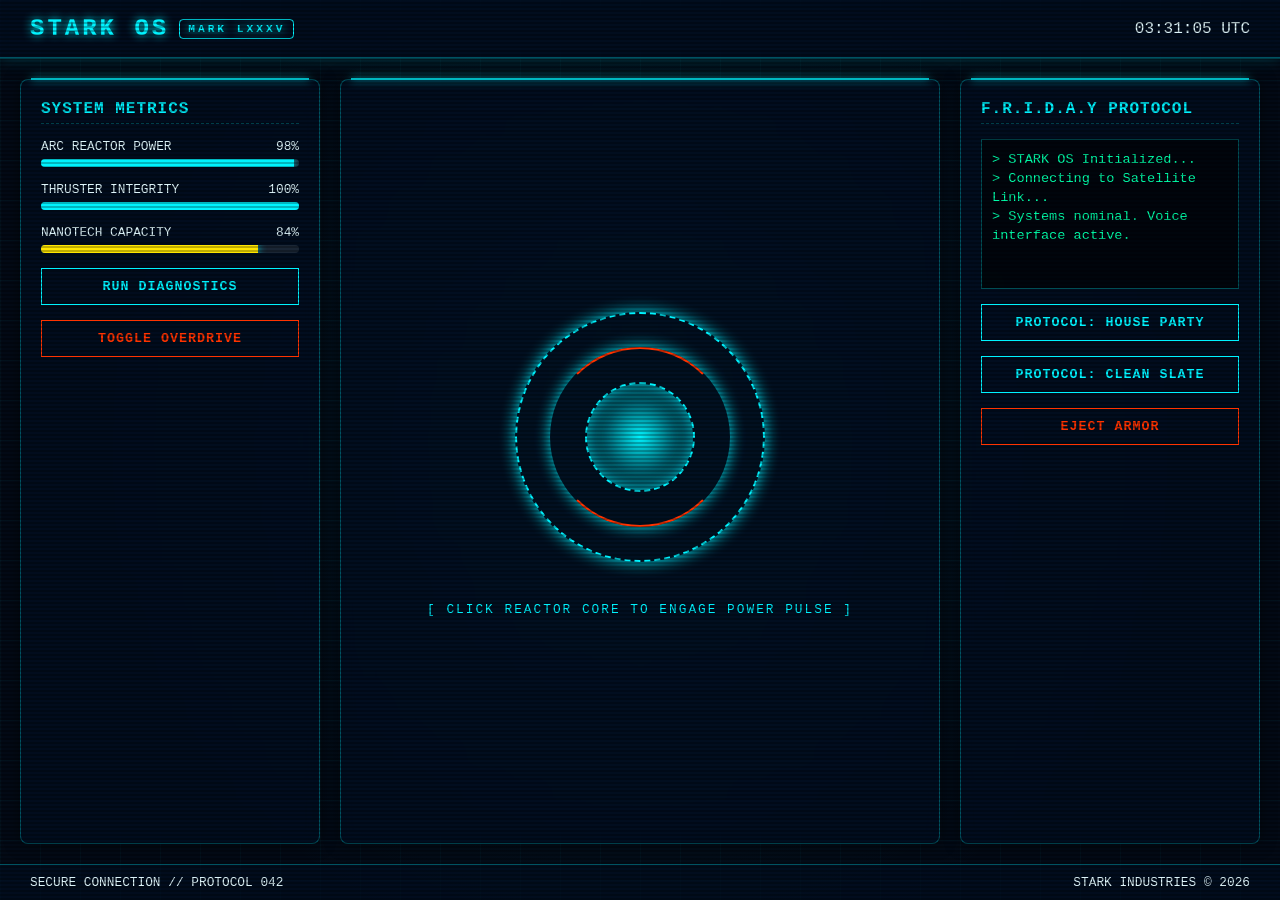
<file: index.html>
<!DOCTYPE html>  
<html lang="en">
<head>
  <meta charset="UTF-8" />
  <meta name="viewport" content="width=device-width, initial-scale=1.0"/>
  <title>STARK OS - MARK LXXXV INTERFACE</title>
  <style>
    :root {
      --primary: #00f3ff;
      --secondary: #ff3300;
      --accent: #ffe600;
      --bg: #030a16;
      --panel-bg: rgba(0, 15, 35, 0.65);
      --glass-border: rgba(0, 243, 255, 0.3);
      --text: #e0f7fc;
      --font-family: 'Consolas', 'Courier New', monospace;
    }

    * {
      box-sizing: border-box;
      margin: 0;
      padding: 0;
      user-select: none;
    }

    body {
      background-color: var(--bg);
      color: var(--text);
      font-family: var(--font-family);
      height: 100vh;
      overflow: hidden;
      display: flex;
      flex-direction: column;
      justify-content: space-between;
      background-image: 
        radial-gradient(circle at center, rgba(0, 243, 255, 0.05) 0%, transparent 70%),
        linear-gradient(rgba(0, 243, 255, 0.03) 1px, transparent 1px),
        linear-gradient(90deg, rgba(0, 243, 255, 0.03) 1px, transparent 1px);
      background-size: 100% 100%, 40px 40px, 40px 40px;
    }

    /* HUD Overlay Effects */
    .scanline {
      position: absolute;
      top: 0; left: 0; width: 100%; height: 100%;
      background: linear-gradient(rgba(18, 16, 16, 0) 50%, rgba(0, 0, 0, 0.25) 50%);
      background-size: 100% 4px;
      pointer-events: none;
      z-index: 10;
    }

    /* Header Bar */
    header {
      display: flex;
      justify-content: space-between;
      align-items: center;
      padding: 15px 30px;
      border-bottom: 2px solid var(--glass-border);
      background: var(--panel-bg);
      backdrop-filter: blur(10px);
      z-index: 2;
      box-shadow: 0 0 15px rgba(0, 243, 255, 0.2);
    }

    .system-title {
      font-size: 1.5rem;
      letter-spacing: 3px;
      font-weight: bold;
      color: var(--primary);
      text-shadow: 0 0 10px var(--primary);
      display: flex;
      align-items: center;
      gap: 10px;
    }

    .status-badge {
      font-size: 0.7rem;
      padding: 3px 8px;
      border: 1px solid var(--primary);
      color: var(--primary);
      border-radius: 4px;
      animation: pulse 2s infinite;
    }

    /* Main Container Grid */
    main {
      display: grid;
      grid-template-columns: 300px 1fr 300px;
      gap: 20px;
      padding: 20px;
      flex-grow: 1;
      height: calc(100vh - 120px);
      z-index: 2;
    }

    .panel {
      background: var(--panel-bg);
      border: 1px solid var(--glass-border);
      border-radius: 8px;
      padding: 20px;
      backdrop-filter: blur(8px);
      box-shadow: 0 0 15px rgba(0, 0, 0, 0.5);
      display: flex;
      flex-direction: column;
      gap: 15px;
      position: relative;
    }

    .panel::before {
      content: '';
      position: absolute;
      top: -2px; left: 10px; right: 10px; height: 2px;
      background: var(--primary);
      box-shadow: 0 0 8px var(--primary);
    }

    .panel-title {
      font-size: 1rem;
      color: var(--primary);
      border-bottom: 1px dashed var(--glass-border);
      padding-bottom: 5px;
      text-transform: uppercase;
      letter-spacing: 1px;
    }

    /* Center Interface - Arc Reactor Visualizer */
    .viewport {
      position: relative;
      display: flex;
      flex-direction: column;
      justify-content: center;
      align-items: center;
    }

    .arc-reactor-container {
      position: relative;
      width: 260px;
      height: 260px;
      display: flex;
      justify-content: center;
      align-items: center;
      cursor: pointer;
    }

    .arc-ring {
      position: absolute;
      border-radius: 50%;
      border: 2px dashed var(--primary);
      box-shadow: 0 0 15px var(--primary);
    }

    .ring-outer {
      width: 250px; height: 250px;
      animation: spin 20s linear infinite;
    }

    .ring-mid {
      width: 180px; height: 180px;
      border-style: solid;
      border-color: var(--secondary) transparent var(--secondary) transparent;
      animation: spin-reverse 10s linear infinite;
    }

    .ring-inner {
      width: 110px; height: 110px;
      background: radial-gradient(circle, var(--primary) 0%, transparent 70%);
      box-shadow: inset 0 0 20px var(--primary);
      animation: pulse 1.5s ease-in-out infinite alternate;
    }

    /* Controls & Buttons */
    .btn {
      background: transparent;
      border: 1px solid var(--primary);
      color: var(--primary);
      padding: 10px 15px;
      font-family: var(--font-family);
      font-weight: bold;
      cursor: pointer;
      text-transform: uppercase;
      letter-spacing: 1px;
      transition: all 0.3s ease;
      position: relative;
      overflow: hidden;
    }

    .btn:hover {
      background: var(--primary);
      color: #000;
      box-shadow: 0 0 15px var(--primary);
    }

    .btn-alert {
      border-color: var(--secondary);
      color: var(--secondary);
    }

    .btn-alert:hover {
      background: var(--secondary);
      color: #fff;
      box-shadow: 0 0 15px var(--secondary);
    }

    /* Terminal Widget */
    .terminal {
      background: rgba(0, 0, 0, 0.6);
      border: 1px solid var(--glass-border);
      padding: 10px;
      font-size: 0.85rem;
      height: 150px;
      overflow-y: auto;
      color: #00ffaa;
      line-height: 1.4;
    }

    /* Metric Bar */
    .metric {
      display: flex;
      flex-direction: column;
      gap: 5px;
    }

    .metric-label {
      display: flex;
      justify-content: space-between;
      font-size: 0.8rem;
    }

    .progress-bar {
      width: 100%;
      height: 8px;
      background: rgba(255, 255, 255, 0.1);
      border-radius: 4px;
      overflow: hidden;
    }

    .progress-fill {
      height: 100%;
      background: var(--primary);
      box-shadow: 0 0 8px var(--primary);
      width: 70%;
      transition: width 0.5s ease;
    }

    /* Keyframes */
    @keyframes spin {
      from { transform: rotate(0deg); }
      to { transform: rotate(360deg); }
    }

    @keyframes spin-reverse {
      from { transform: rotate(360deg); }
      to { transform: rotate(0deg); }
    }

    @keyframes pulse {
      0% { transform: scale(0.95); opacity: 0.7; }
      100% { transform: scale(1.05); opacity: 1; }
    }

    /* Footer */
    footer {
      padding: 10px 30px;
      border-top: 1px solid var(--glass-border);
      background: var(--panel-bg);
      display: flex;
      justify-content: space-between;
      font-size: 0.8rem;
      z-index: 2;
    }
  </style>
</head>
<body>
  <div class="scanline"></div>

  <!-- Header -->
  <header>
    <div class="system-title">
      STARK OS <span class="status-badge">MARK LXXXV</span>
    </div>
    <div id="clock">00:00:00</div>
  </header>

  <!-- Main Grid -->
  <main>
    <!-- Left Sidebar: Suit Telemetry -->
    <section class="panel">
      <h2 class="panel-title">System Metrics</h2>
      
      <div class="metric">
        <div class="metric-label">
          <span>ARC REACTOR POWER</span>
          <span id="power-val">98%</span>
        </div>
        <div class="progress-bar">
          <div class="progress-fill" id="power-bar" style="width: 98%;"></div>
        </div>
      </div>

      <div class="metric">
        <div class="metric-label">
          <span>THRUSTER INTEGRITY</span>
          <span id="thruster-val">100%</span>
        </div>
        <div class="progress-bar">
          <div class="progress-fill" id="thruster-bar" style="width: 100%;"></div>
        </div>
      </div>

      <div class="metric">
        <div class="metric-label">
          <span>NANOTECH CAPACITY</span>
          <span id="nano-val">84%</span>
        </div>
        <div class="progress-bar">
          <div class="progress-fill" id="nano-bar" style="width: 84%; background: var(--accent);"></div>
        </div>
      </div>

      <button class="btn" onclick="runDiagnostics()">Run Diagnostics</button>
      <button class="btn btn-alert" onclick="toggleOverdrive()">Toggle Overdrive</button>
    </section>

    <!-- Center Screen: Core Interactive View -->
    <section class="viewport panel">
      <div class="arc-reactor-container" onclick="pulseArcCore()">
        <div class="arc-ring ring-outer"></div>
        <div class="arc-ring ring-mid"></div>
        <div class="arc-ring ring-inner" id="core"></div>
      </div>
      <p style="text-align:center; font-size: 0.8rem; letter-spacing: 2px; margin-top: 20px; color: var(--primary);">
        [ CLICK REACTOR CORE TO ENGAGE POWER PULSE ]
      </p>
    </section>

    <!-- Right Sidebar: AI Logs & Controls -->
    <section class="panel">
      <h2 class="panel-title">F.R.I.D.A.Y Protocol</h2>
      
      <div class="terminal" id="terminal">
        > STARK OS Initialized...<br/>
        > Connecting to Satellite Link...<br/>
        > Systems nominal. Voice interface active.<br/>
      </div>

      <button class="btn" onclick="triggerProtocol('House Party')">Protocol: House Party</button>
      <button class="btn" onclick="triggerProtocol('Clean Slate')">Protocol: Clean Slate</button>
      <button class="btn btn-alert" onclick="triggerProtocol('Barnell')">Eject Armor</button>
    </section>
  </main>

  <!-- Footer -->
  <footer>
    <div>SECURE CONNECTION // PROTOCOL 042</div>
    <div>STARK INDUSTRIES © 2026</div>
  </footer>

  <script>
    // Real-time Clock Widget
    function updateClock() {
      const now = new Date();
      document.getElementById('clock').innerText = now.toTimeString().split(' ')[0] + ' UTC';
    }
    setInterval(updateClock, 1000);
    updateClock();

    // Sound FX Generation using Web Audio API
    const audioCtx = new (window.AudioContext || window.webkitAudioContext)();
    function playBeep(freq = 600, duration = 0.1) {
      if (audioCtx.state === 'suspended') audioCtx.resume();
      const osc = audioCtx.createOscillator();
      const gain = audioCtx.createGain();
      osc.type = 'sine';
      osc.frequency.value = freq;
      gain.gain.setValueAtTime(0.1, audioCtx.currentTime);
      gain.gain.exponentialRampToValueAtTime(0.01, audioCtx.currentTime + duration);
      osc.connect(gain);
      gain.connect(audioCtx.destination);
      osc.start();
      osc.stop(audioCtx.currentTime + duration);
    }

    // Terminal Logger
    function logToTerminal(message) {
      const terminal = document.getElementById('terminal');
      terminal.innerHTML += `> ${message}<br/>`;
      terminal.scrollTop = terminal.scrollHeight;
      playBeep(800, 0.05);
    }

    // Interactive Functions
    function pulseArcCore() {
      const core = document.getElementById('core');
      core.style.boxShadow = "0 0 50px var(--primary), inset 0 0 30px #ffffff";
      logToTerminal("Arc Reactor energy pulse emitted.");
      playBeep(400, 0.3);
      setTimeout(() => {
        core.style.boxShadow = "";
      }, 500);
    }

    function runDiagnostics() {
      logToTerminal("Initiating deep diagnostics check...");
      setTimeout(() => logToTerminal("Repulsors: OPTIMAL"), 600);
      setTimeout(() => logToTerminal("HUD Systems: OPTIMAL"), 1200);
      setTimeout(() => logToTerminal("Targeting Sensors: ONLINE"), 1800);
    }

    let isOverdrive = false;
    function toggleOverdrive() {
      isOverdrive = !isOverdrive;
      const powerBar = document.getElementById('power-bar');
      const powerVal = document.getElementById('power-val');
      
      if (isOverdrive) {
        document.documentElement.style.setProperty('--primary', '#ff3300');
        powerBar.style.width = "100%";
        powerVal.innerText = "125% [OVERCHARGED]";
        logToTerminal("WARNING: Overdrive mode engaged!");
        playBeep(1200, 0.4);
      } else {
        document.documentElement.style.setProperty('--primary', '#00f3ff');
        powerBar.style.width = "98%";
        powerVal.innerText = "98%";
        logToTerminal("Systems restored to nominal output.");
        playBeep(500, 0.2);
      }
    }

    function triggerProtocol(protocolName) {
      logToTerminal(`Executing Protocol: [ ${protocolName.toUpperCase()} ]`);
    }
  </script>
</body>
</html>
</file>
